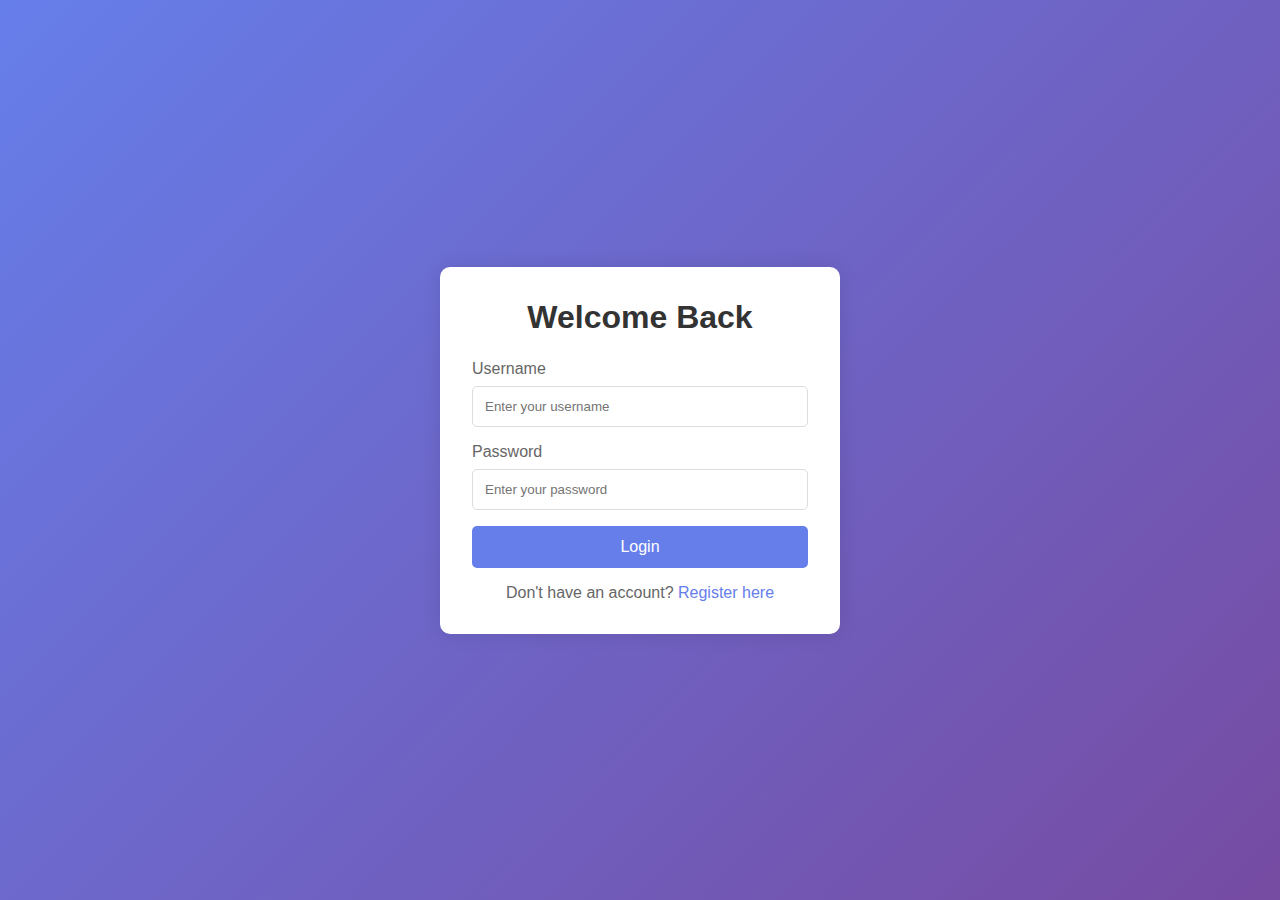
<file: login.html>
<!DOCTYPE html>
<html lang="en">
<head>
    <meta charset="UTF-8" />
    <meta name="viewport" content="width=device-width, initial-scale=1.0" />
    <title>Login Page</title>
    <style>
        * {
            margin: 0;
            padding: 0;
            box-sizing: border-box;
            font-family: 'Segoe UI', Tahoma, Geneva, Verdana, sans-serif;
        }

        body {
            min-height: 100vh;
            display: flex;
            align-items: center;
            justify-content: center;
            background: linear-gradient(135deg, #667eea 0%, #764ba2 100%);
        }

        .login-container {
            background: white;
            padding: 2rem;
            border-radius: 10px;
            box-shadow: 0 0 20px rgba(0, 0, 0, 0.1);
            width: 100%;
            max-width: 400px;
            margin: 1rem;
        }

        h1 {
            text-align: center;
            color: #333;
            margin-bottom: 1.5rem;
        }

        .form-group {
            margin-bottom: 1rem;
        }

        label {
            display: block;
            margin-bottom: 0.5rem;
            color: #666;
        }

        input {
            width: 100%;
            padding: 0.75rem;
            border: 1px solid #ddd;
            border-radius: 5px;
            outline: none;
            transition: border-color 0.3s ease;
        }

        input:focus {
            border-color: #667eea;
        }

        button {
            width: 100%;
            padding: 0.75rem;
            background: #667eea;
            color: white;
            border: none;
            border-radius: 5px;
            cursor: pointer;
            font-size: 1rem;
            transition: background-color 0.3s ease;
        }

        button:hover {
            background: #44c063;
        }

        .error-message {
            color: #dc3545;
            margin-top: 1rem;
            text-align: center;
            display: none;
        }

        .register-link {
            text-align: center;
            margin-top: 1rem;
            color: #666;
        }

        .register-link a {
            color: #667eea;
            text-decoration: none;
            font-weight: 500;
        }

        .register-link a:hover {
            text-decoration: underline;
        }
    </style>
</head>
<body>
    <div class="login-container">
        <h1>Welcome Back</h1>
        <form id="loginForm">
            <div class="form-group">
                <label for="username">Username</label>
                <input 
                    type="text" 
                    id="username" 
                    name="username" 
                    required 
                    placeholder="Enter your username"
                >
            </div>
            <div class="form-group">
                <label for="password">Password</label>
                <input 
                    type="password" 
                    id="password" 
                    name="password" 
                    required 
                    placeholder="Enter your password"
                >
            </div>
            <button type="submit">Login</button>
            <div id="errorMessage" class="error-message">
                Invalid username or password
            </div>
            <div class="register-link">
                Don't have an account? <a href="register.html">Register here</a>
            </div>
        </form>
    </div>

    <script>
        // Check if user is already logged in
        if (sessionStorage.getItem('isLoggedIn')) {
            window.location.href = '/home.html';
        }

        document.getElementById('loginForm').addEventListener('submit', function(e) {
            e.preventDefault();

            const username = document.getElementById('username').value;
            const password = document.getElementById('password').value;
            const errorMessage = document.getElementById('errorMessage');

            // For demonstration, let's use a simple check
            // In a real application, this would be a server request
            if (username === 'admin' && password === 'password') {
                // Successful login
                errorMessage.style.display = 'none';
                sessionStorage.setItem('isLoggedIn', 'true');
                window.location.href = '/home.html';
            } else {
                // Failed login
                errorMessage.style.display = 'block';
            }
        });
    </script>
</body>
</html>
</file>
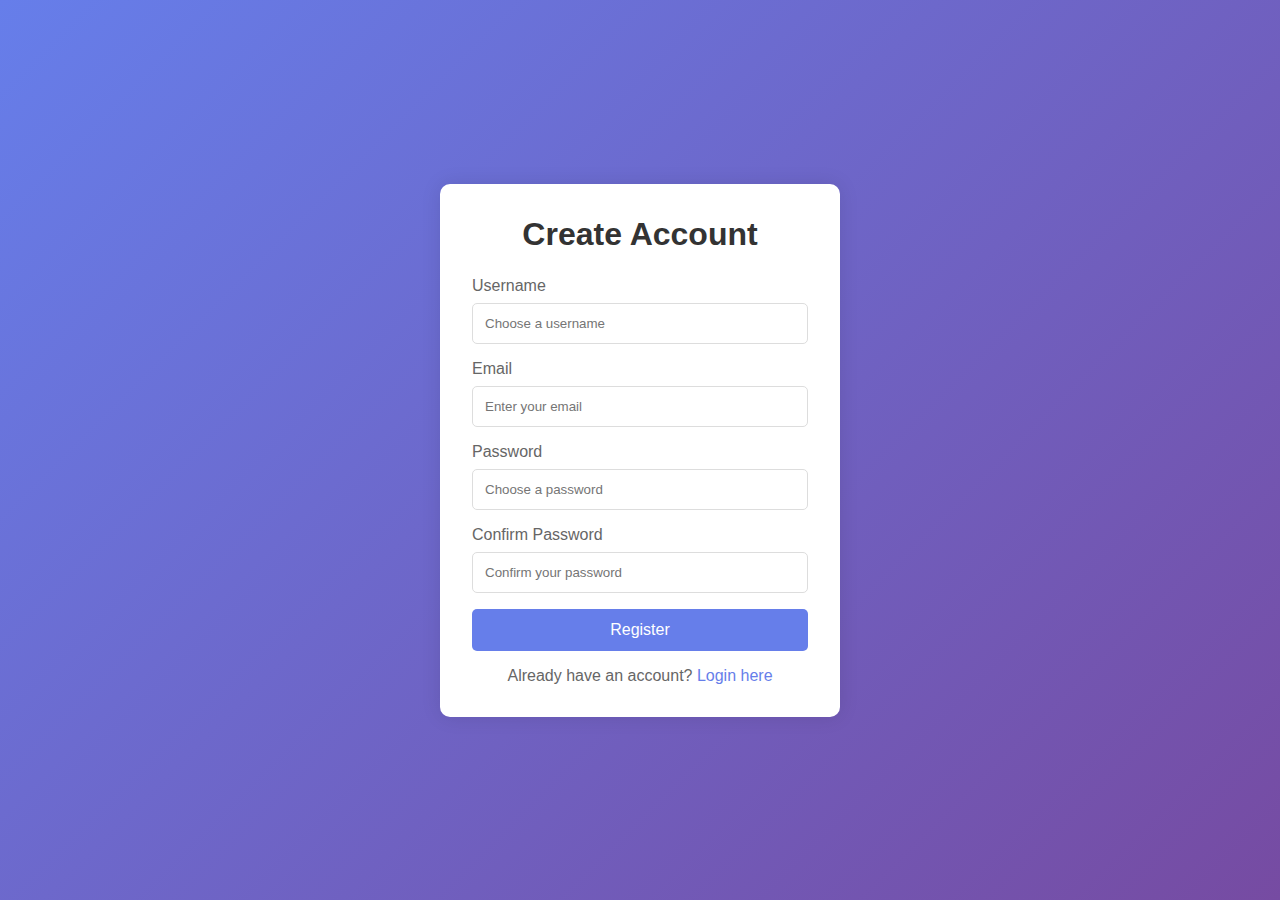
<file: register.html>
<!DOCTYPE html>
<html lang="en">
<head>
    <meta charset="UTF-8">
    <meta name="viewport" content="width=device-width, initial-scale=1.0">
    <title>Register</title>
    <style>
        * {
            margin: 0;
            padding: 0;
            box-sizing: border-box;
            font-family: 'Segoe UI', Tahoma, Geneva, Verdana, sans-serif;
        }

        body {
            min-height: 100vh;
            display: flex;
            align-items: center;
            justify-content: center;
            background: linear-gradient(135deg, #667eea 0%, #764ba2 100%);
        }

        .register-container {
            background: white;
            padding: 2rem;
            border-radius: 10px;
            box-shadow: 0 0 20px rgba(0, 0, 0, 0.1);
            width: 100%;
            max-width: 400px;
            margin: 1rem;
        }

        h1 {
            text-align: center;
            color: #333;
            margin-bottom: 1.5rem;
        }

        .form-group {
            margin-bottom: 1rem;
        }

        label {
            display: block;
            margin-bottom: 0.5rem;
            color: #666;
        }

        input {
            width: 100%;
            padding: 0.75rem;
            border: 1px solid #ddd;
            border-radius: 5px;
            outline: none;
            transition: border-color 0.3s ease;
        }

        input:focus {
            border-color: #667eea;
        }

        button {
            width: 100%;
            padding: 0.75rem;
            background: #667eea;
            color: white;
            border: none;
            border-radius: 5px;
            cursor: pointer;
            font-size: 1rem;
            transition: background-color 0.3s ease;
        }

        button:hover {
            background: #764ba2;
        }

        .error-message {
            color: #dc3545;
            margin-top: 1rem;
            text-align: center;
            display: none;
        }

        .success-message {
            color: #28a745;
            margin-top: 1rem;
            text-align: center;
            display: none;
        }

        .login-link {
            text-align: center;
            margin-top: 1rem;
            color: #666;
        }

        .login-link a {
            color: #667eea;
            text-decoration: none;
            font-weight: 500;
        }

        .login-link a:hover {
            text-decoration: underline;
        }
    </style>
</head>
<body>
    <div class="register-container">
        <h1>Create Account</h1>
        <form id="registerForm">
            <div class="form-group">
                <label for="username">Username</label>
                <input 
                    type="text" 
                    id="username" 
                    name="username" 
                    required 
                    placeholder="Choose a username"
                >
            </div>
            <div class="form-group">
                <label for="email">Email</label>
                <input 
                    type="email" 
                    id="email" 
                    name="email" 
                    required 
                    placeholder="Enter your email"
                >
            </div>
            <div class="form-group">
                <label for="password">Password</label>
                <input 
                    type="password" 
                    id="password" 
                    name="password" 
                    required 
                    placeholder="Choose a password"
                >
            </div>
            <div class="form-group">
                <label for="confirmPassword">Confirm Password</label>
                <input 
                    type="password" 
                    id="confirmPassword" 
                    name="confirmPassword" 
                    required 
                    placeholder="Confirm your password"
                >
            </div>
            <button type="submit">Register</button>
            <div id="errorMessage" class="error-message">
                Registration failed. Please try again.
            </div>
            <div id="successMessage" class="success-message">
                Registration successful! Redirecting to login...
            </div>
            <div class="login-link">
                Already have an account? <a href="login.html">Login here</a>
            </div>
        </form>
    </div>

    <script>
        // Check if user is already logged in
        if (sessionStorage.getItem('isLoggedIn')) {
            window.location.href = '/dashboard.html';
        }

        document.getElementById('registerForm').addEventListener('submit', function(e) {
            e.preventDefault();

            const username = document.getElementById('username').value;
            const email = document.getElementById('email').value;
            const password = document.getElementById('password').value;
            const confirmPassword = document.getElementById('confirmPassword').value;
            const errorMessage = document.getElementById('errorMessage');
            const successMessage = document.getElementById('successMessage');

            // Basic validation
            if (password !== confirmPassword) {
                errorMessage.textContent = "Passwords do not match";
                errorMessage.style.display = 'block';
                successMessage.style.display = 'none';
                return;
            }

            // For demonstration, let's simulate a successful registration
            // In a real application, this would be a server request
            if (username && email && password) {
                // Successful registration
                errorMessage.style.display = 'none';
                successMessage.style.display = 'block';
                
                // Store the registered user (this is just for demo purposes)
                // In a real application, this would be handled by the server
                localStorage.setItem('registeredUsername', username);
                localStorage.setItem('registeredPassword', password);

                // Redirect to login page after a short delay
                setTimeout(() => {
                    window.location.href = 'login.html';
                }, 2000);
            } else {
                // Failed registration
                errorMessage.textContent = "Please fill in all fields";
                errorMessage.style.display = 'block';
                successMessage.style.display = 'none';
            }
        });
    </script>
</body>
</html>
</file>
